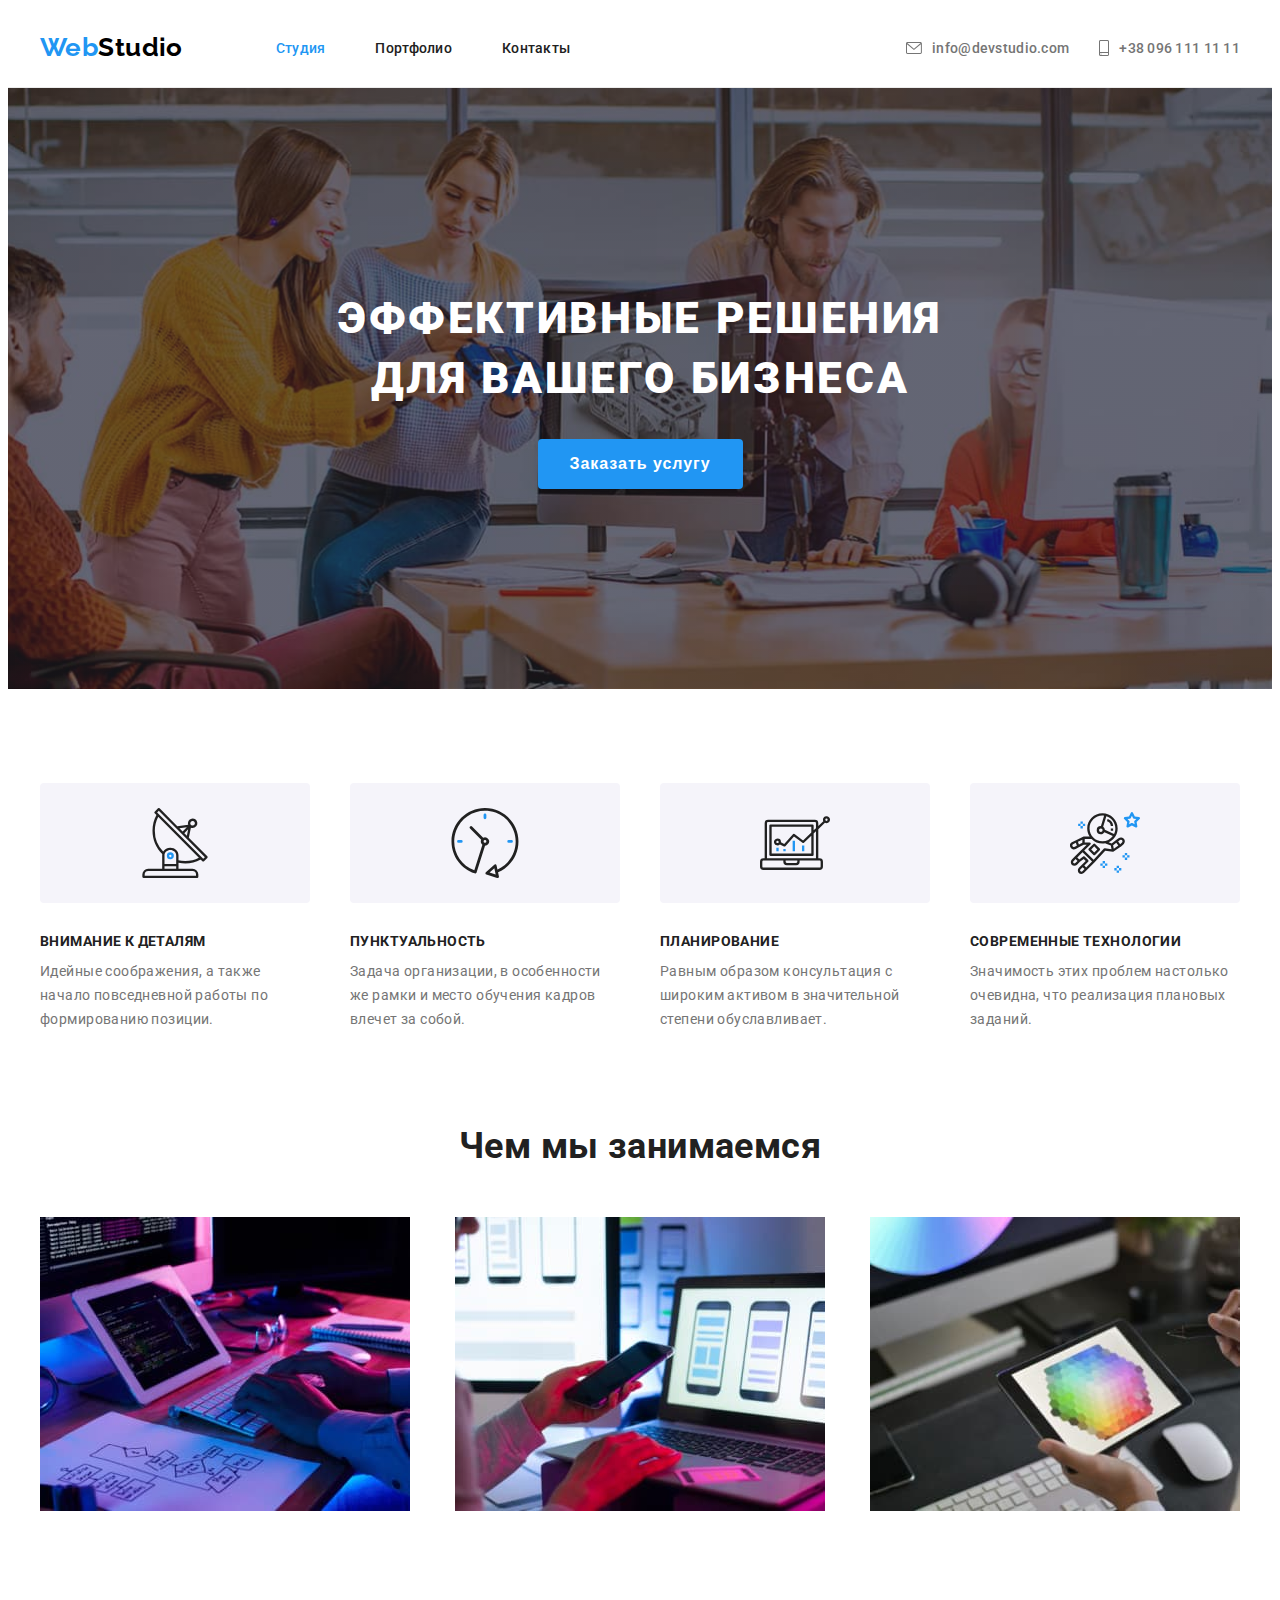
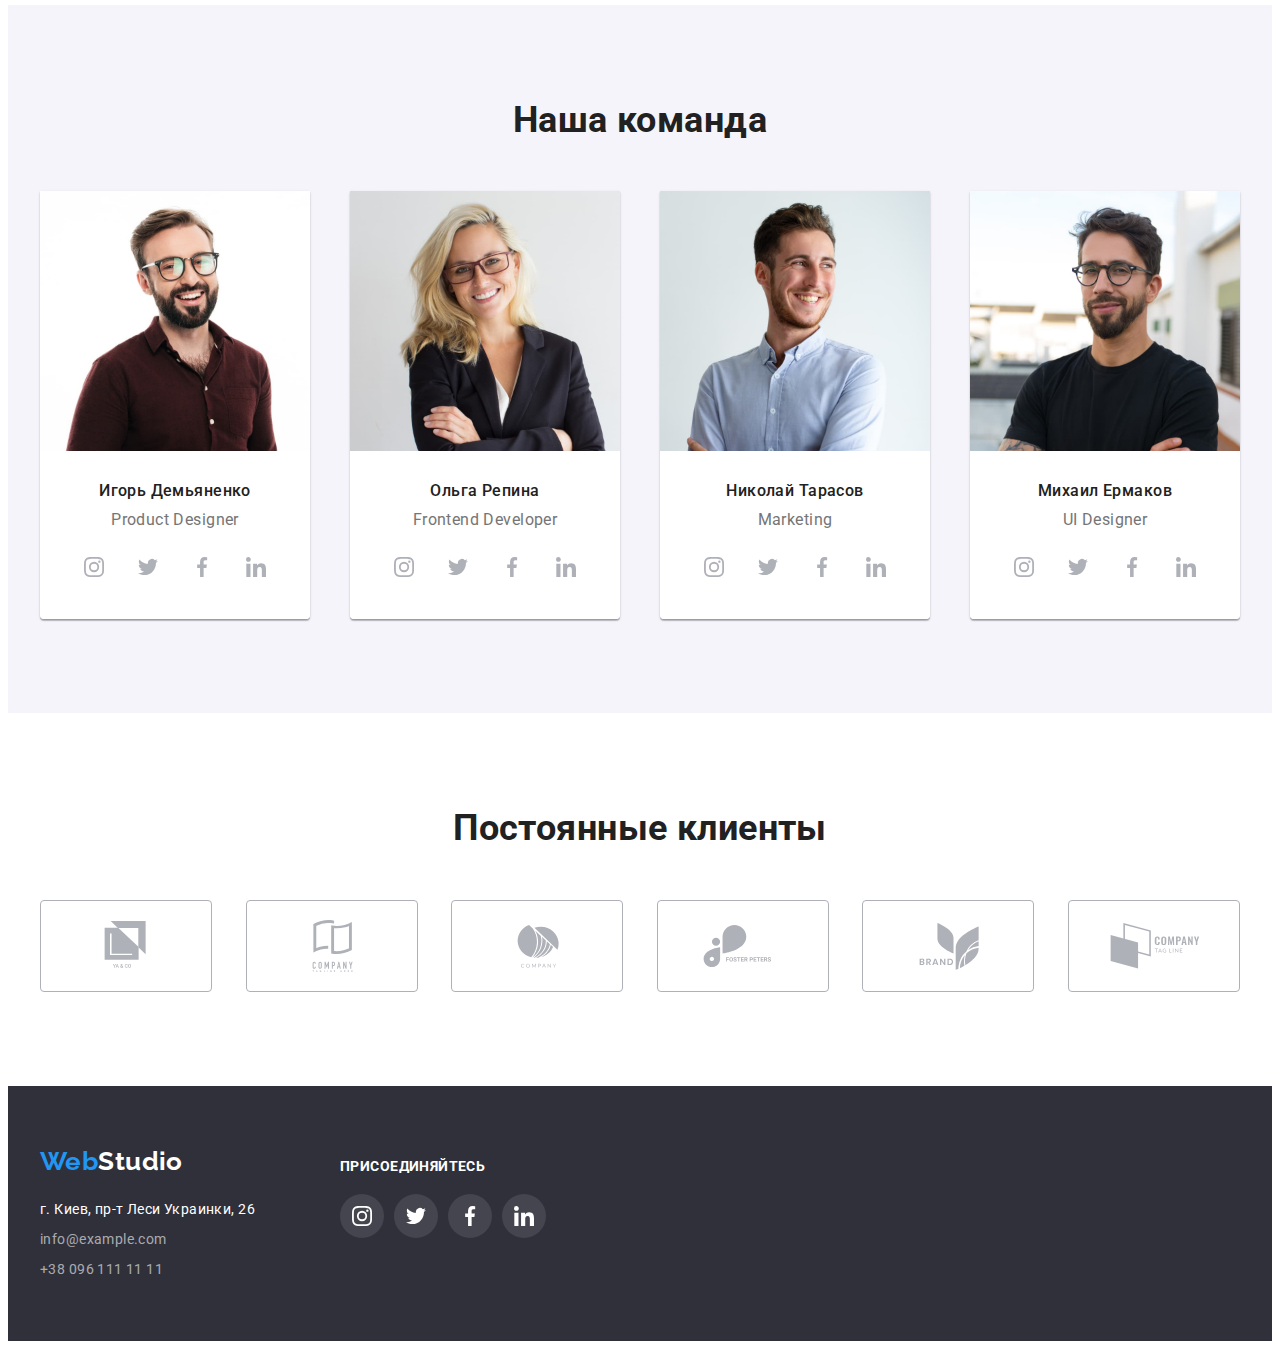
<file: index.html>
<!DOCTYPE html>
<html lang="ru">
  <head>
    <meta charset="UTF-8" />
    <meta name="viewport" content="width=device-width, initial-scale=1.0" />
    <title>Студия</title>
    <link rel="preconnect" href="https://fonts.gstatic.com" />
    <link
      href="https://fonts.googleapis.com/css2?family=Raleway:wght@700&family=Roboto:wght@400;500;700;900&display=swap"
      rel="stylesheet"
    />
    <link
      rel="stylesheet"
      href="https://cdnjs.cloudflare.com/ajax/libs/modern-normalize/1.0.0/modern-normalize.min.css"
      integrity="sha512-ISS7cAi1PEhQ8jnbJpJZMd29NlhNj4AWYyLOSp2CE/CsHxTCu+r+t0D2yoJudVrd0/8fTVPUVDzY5Tvli75u/g=="
      crossorigin="anonymous"
    />

    <link rel="stylesheet" href="./css/style.css" />
  </head>
  <body>
    <!-- header -->
    <header class="header">
      <div class="container header-container">
        <a class="logo link" href="./index.html">
          Web<span class="header-subtext">Studio</span>
        </a>
        <nav>
          <ul class="site-nav list">
            <li class="nav-item">
              <a class="link current" href="./index.html">Студия</a>
            </li>
            <li class="nav-item">
              <a class="link" href="./portfolio.html">Портфолио</a>
            </li>
            <li class="nav-item">
              <a class="link" href="#contact">Контакты</a>
            </li>
          </ul>
        </nav>
        <ul class="header-contacts list">
          <li class="header-contact">
            <a class="header-mail link" href="mailto:info@devstudio.com">
              <svg class="mail-icon" width="16" height="12">
                <use href="./images/icon/sprite.svg#envelope"></use>
              </svg>
              info@devstudio.com
            </a>
          </li>
          <li class="header-contact">
            <a class="header-phone link" href="tel:+380961111111">
              <svg class="phone-icon" width="10" height="16">
                <use href="./images/icon/sprite.svg#smartphone"></use>
              </svg>
              +38 096 111 11 11
            </a>
          </li>
        </ul>
      </div>
    </header>
    <!-- main content -->
    <main>
      <!-- Герой -->
      <section class="hero">
        <div class="container">
          <h1 class="hero-title">
            Эффективные решения<br />для вашего бизнеса
          </h1>
          <button class="button" type="button">Заказать услугу</button>
        </div>
      </section>

      <!-- Преимущества advantages-->
      <section class="section">
        <div class="container">
          <h2 class="visually-hidden">Наши преимущества</h2>
          <ul class="advantages list">
            <li class="advantage">
              <div class="advantage-img">
                <svg class="advantage-icon">
                  <use href="./images/icon/sprite.svg#antenna"></use>
                </svg>
              </div>
              <h3 class="advantage-title">Внимание к деталям</h3>
              <p class="advantage-text">
                Идейные соображения, а также начало повседневной работы по
                формированию позиции.
              </p>
            </li>
            <li class="advantage">
              <div class="advantage-img">
                <svg class="advantage-icon">
                  <use href="./images/icon/sprite.svg#clock"></use>
                </svg>
              </div>
              <h3 class="advantage-title">Пунктуальность</h3>
              <p class="advantage-text">
                Задача организации, в особенности же рамки и место обучения
                кадров влечет за собой.
              </p>
            </li>
            <li class="advantage">
              <div class="advantage-img">
                <svg class="advantage-icon">
                  <use href="./images/icon/sprite.svg#diagram"></use>
                </svg>
              </div>
              <h3 class="advantage-title">Планирование</h3>
              <p class="advantage-text">
                Равным образом консультация с широким активом в значительной
                степени обуславливает.
              </p>
            </li>
            <li class="advantage">
              <div class="advantage-img">
                <svg class="advantage-icon">
                  <use href="./images/icon/sprite.svg#astronaut"></use>
                </svg>
              </div>
              <h3 class="advantage-title">Современные технологии</h3>
              <p class="advantage-text">
                Значимость этих проблем настолько очевидна, что реализация
                плановых заданий.
              </p>
            </li>
          </ul>
        </div>
      </section>

      <!-- Чем мы занимаемся -->
      <section class="section padding-top-no">
        <div class="container">
          <h2 class="section-title">Чем мы занимаемся</h2>
          <ul class="works list">
            <li>
              <img
                src="./images/work/box-1.jpg"
                alt="Программирование"
                width="370"
              />
            </li>
            <li>
              <img
                src="./images/work/box-2.jpg"
                alt="Мобильные приложения"
                width="370"
              />
            </li>
            <li>
              <img src="./images/work/box-3.jpg" alt="Дизайн" width="370" />
            </li>
          </ul>
        </div>
      </section>

      <!-- Наша команда -->
      <section class="section team">
        <div class="container">
          <h2 class="section-title">Наша команда</h2>
          <ul class="members list">
            <li class="member">
              <img
                src="./images/team/member-1.jpg"
                alt="Игорь Демьяненко"
                width="270"
              />
              <div class="member-content">
                <h3 class="member-name">Игорь Демьяненко</h3>
                <p class="member-profession" lang="en">Product Designer</p>
                <ul class="social-links list">
                  <li class="social-item">
                    <a class="social-link personal link" href="#">
                      <svg class="social-icon">
                        <use href="./images/icon/sprite.svg#instagram"></use>
                      </svg>
                    </a>
                  </li>
                  <li class="social-item">
                    <a class="social-link personal link" href="#">
                      <svg class="social-icon">
                        <use href="./images/icon/sprite.svg#twitter"></use>
                      </svg>
                    </a>
                  </li>
                  <li class="social-item">
                    <a class="social-link personal link" href="#">
                      <svg class="social-icon">
                        <use href="./images/icon/sprite.svg#facebook"></use>
                      </svg>
                    </a>
                  </li>
                  <li class="social-item">
                    <a class="social-link personal link" href="#">
                      <svg class="social-icon">
                        <use href="./images/icon/sprite.svg#linkedin"></use>
                      </svg>
                    </a>
                  </li>
                </ul>
              </div>
            </li>
            <li class="member">
              <img
                src="./images/team/member-2.jpg"
                alt="Ольга Репина"
                width="270"
              />
              <div class="member-content">
                <h3 class="member-name">Ольга Репина</h3>
                <p class="member-profession" lang="en">Frontend Developer</p>
                <ul class="social-links list">
                  <li class="social-item">
                    <a class="social-link personal link" href="#">
                      <svg class="social-icon">
                        <use href="./images/icon/sprite.svg#instagram"></use>
                      </svg>
                    </a>
                  </li>
                  <li class="social-item">
                    <a class="social-link personal link" href="#">
                      <svg class="social-icon">
                        <use href="./images/icon/sprite.svg#twitter"></use>
                      </svg>
                    </a>
                  </li>
                  <li class="social-item">
                    <a class="social-link personal link" href="#">
                      <svg class="social-icon">
                        <use href="./images/icon/sprite.svg#facebook"></use>
                      </svg>
                    </a>
                  </li>
                  <li class="social-item">
                    <a class="social-link personal link" href="#">
                      <svg class="social-icon">
                        <use href="./images/icon/sprite.svg#linkedin"></use>
                      </svg>
                    </a>
                  </li>
                </ul>
              </div>
            </li>
            <li class="member">
              <img
                src="./images/team/member-3.jpg"
                alt="Николай Тарасов"
                width="270"
              />
              <div class="member-content">
                <h3 class="member-name">Николай Тарасов</h3>
                <p class="member-profession" lang="en">Marketing</p>
                <ul class="social-links list">
                  <li class="social-item">
                    <a class="social-link personal link" href="#">
                      <svg class="social-icon">
                        <use href="./images/icon/sprite.svg#instagram"></use>
                      </svg>
                    </a>
                  </li>
                  <li class="social-item">
                    <a class="social-link personal link" href="#">
                      <svg class="social-icon">
                        <use href="./images/icon/sprite.svg#twitter"></use>
                      </svg>
                    </a>
                  </li>
                  <li class="social-item">
                    <a class="social-link personal link" href="#">
                      <svg class="social-icon">
                        <use href="./images/icon/sprite.svg#facebook"></use>
                      </svg>
                    </a>
                  </li>
                  <li class="social-item">
                    <a class="social-link personal link" href="#">
                      <svg class="social-icon">
                        <use href="./images/icon/sprite.svg#linkedin"></use>
                      </svg>
                    </a>
                  </li>
                </ul>
              </div>
            </li>
            <li class="member">
              <img
                src="./images/team/member-4.jpg"
                alt="Михаил Ермаков"
                width="270"
              />
              <div class="member-content">
                <h3 class="member-name">Михаил Ермаков</h3>
                <p class="member-profession" lang="en">UI Designer</p>
                <ul class="social-links list">
                  <li class="social-item">
                    <a class="social-link personal link" href="#">
                      <svg class="social-icon">
                        <use href="./images/icon/sprite.svg#instagram"></use>
                      </svg>
                    </a>
                  </li>
                  <li class="social-item">
                    <a class="social-link personal link" href="#">
                      <svg class="social-icon">
                        <use href="./images/icon/sprite.svg#twitter"></use>
                      </svg>
                    </a>
                  </li>
                  <li class="social-item">
                    <a class="social-link personal link" href="#">
                      <svg class="social-icon">
                        <use href="./images/icon/sprite.svg#facebook"></use>
                      </svg>
                    </a>
                  </li>
                  <li class="social-item">
                    <a class="social-link personal link" href="#">
                      <svg class="social-icon">
                        <use href="./images/icon/sprite.svg#linkedin"></use>
                      </svg>
                    </a>
                  </li>
                </ul>
              </div>
            </li>
          </ul>
        </div>
      </section>

      <!-- Постоянные клиенты -->
      <section class="section">
        <div class="container">
          <h2 class="section-title">Постоянные клиенты</h2>
          <ul class="clients list">
            <li>
              <a class="client link" href="#">
                <svg class="client-icon">
                  <use href="./images/icon/sprite.svg#client-1"></use>
                </svg>
              </a>
            </li>
            <li>
              <a class="client link" href="#">
                <svg class="client-icon">
                  <use href="./images/icon/sprite.svg#client-2"></use>
                </svg>
              </a>
            </li>
            <li>
              <a class="client link" href="#">
                <svg class="client-icon">
                  <use href="./images/icon/sprite.svg#client-3"></use>
                </svg>
              </a>
            </li>
            <li>
              <a class="client link" href="#">
                <svg class="client-icon">
                  <use href="./images/icon/sprite.svg#client-4"></use>
                </svg>
              </a>
            </li>
            <li>
              <a class="client link" href="#">
                <svg class="client-icon">
                  <use href="./images/icon/sprite.svg#client-5"></use>
                </svg>
              </a>
            </li>
            <li>
              <a class="client link" href="#">
                <svg class="client-icon">
                  <use href="./images/icon/sprite.svg#client-6"></use>
                </svg>
              </a>
            </li>
          </ul>
        </div>
      </section>
    </main>

    <!-- footer -->
    <footer class="footer">
      <div class="container footer-container">
        <div class="logo-address" id="contact">
          <a class="logo link" href="./index.html">
            Web<span class="footer-subtext">Studio</span>
          </a>
          <address class="address">
            <a class="footer-address link" href="#">
              г. Киев, пр-т Леси Украинки, 26
            </a>
            <ul class="footer-contacts list">
              <li class="footer-contact">
                <a class="link" href="mailto:info@devstudio.com">
                  info@example.com
                </a>
              </li>
              <li class="footer-contact">
                <a class="link" href="tel:+380961111111">+38 096 111 11 11</a>
              </li>
            </ul>
          </address>
        </div>

        <div class="connect">
          <p class="connect-title">Присоединяйтесь</p>
          <ul class="social-links list">
            <li class="social-item">
              <a class="social-link company link" href="#">
                <svg class="social-icon">
                  <use href="./images/icon/sprite.svg#instagram"></use>
                </svg>
              </a>
            </li>
            <li class="social-item">
              <a class="social-link company link" href="#">
                <svg class="social-icon">
                  <use href="./images/icon/sprite.svg#twitter"></use>
                </svg>
              </a>
            </li>
            <li class="social-item">
              <a class="social-link company link" href="#">
                <svg class="social-icon">
                  <use href="./images/icon/sprite.svg#facebook"></use>
                </svg>
              </a>
            </li>
            <li class="social-item">
              <a class="social-link company link" href="#">
                <svg class="social-icon">
                  <use href="./images/icon/sprite.svg#linkedin"></use>
                </svg>
              </a>
            </li>
          </ul>
        </div>
      </div>
    </footer>
  </body>
</html>
</file>
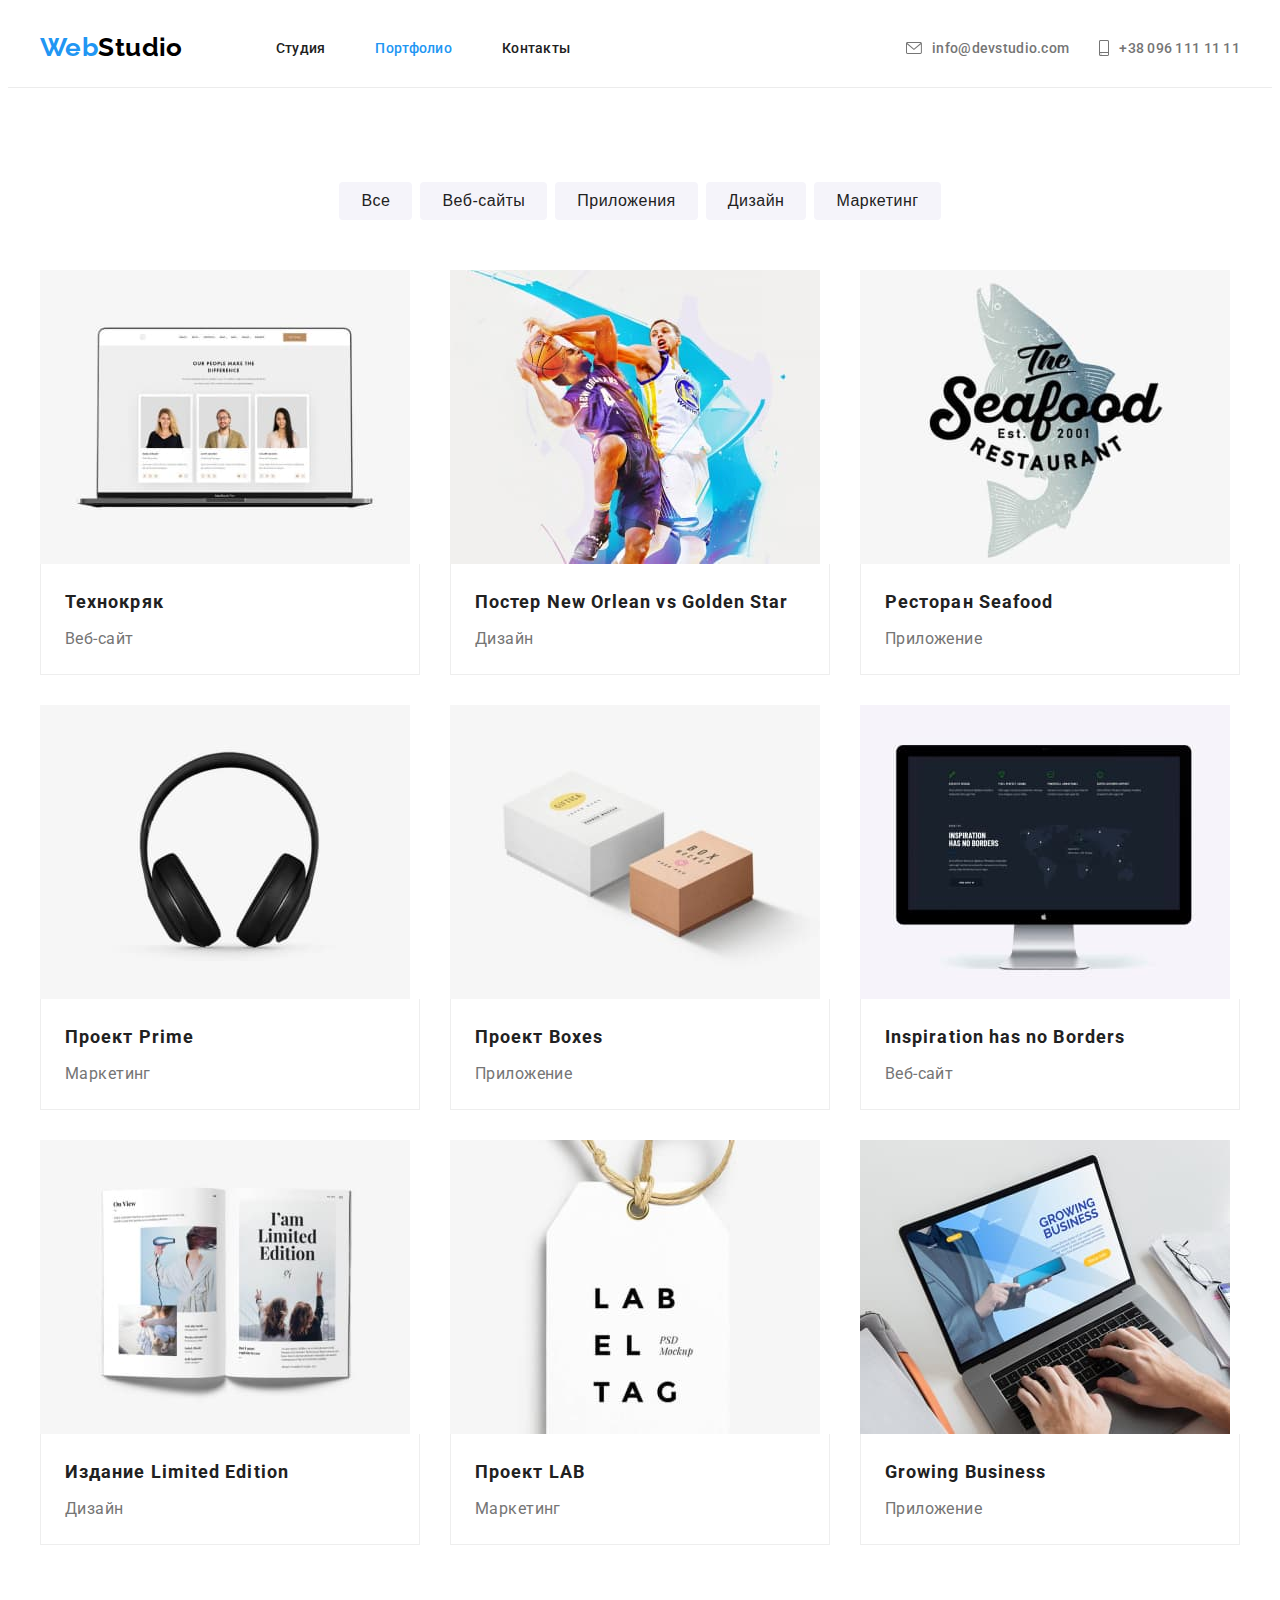
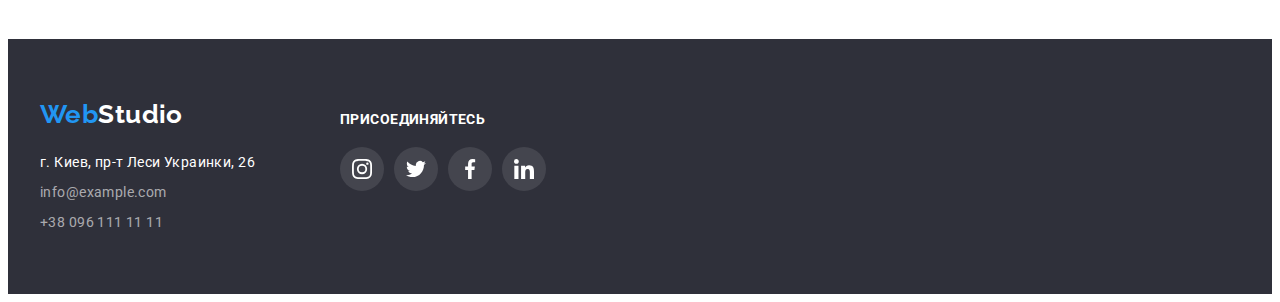
<file: portfolio.html>
<!DOCTYPE html>
<html lang="ru">
  <head>
    <meta charset="UTF-8" />
    <meta name="viewport" content="width=device-width, initial-scale=1.0" />
    <title>Портфолио</title>
    <link rel="preconnect" href="https://fonts.gstatic.com" />
    <link
      href="https://fonts.googleapis.com/css2?family=Raleway:wght@700&family=Roboto:wght@400;500;700;900&display=swap"
      rel="stylesheet"
    />
    <link
      rel="stylesheet"
      href="https://cdnjs.cloudflare.com/ajax/libs/modern-normalize/1.0.0/modern-normalize.min.css"
      integrity="sha512-ISS7cAi1PEhQ8jnbJpJZMd29NlhNj4AWYyLOSp2CE/CsHxTCu+r+t0D2yoJudVrd0/8fTVPUVDzY5Tvli75u/g=="
      crossorigin="anonymous"
    />
    <link rel="stylesheet" href="./css/style.css" />
  </head>
  <body>
    <!-- header -->
    <header class="header">
      <div class="container header-container">
        <a class="logo link" href="./index.html">
          Web<span class="header-subtext">Studio</span>
        </a>
        <nav>
          <ul class="site-nav list">
            <li class="nav-item">
              <a class="link" href="./index.html">Студия</a>
            </li>
            <li class="nav-item">
              <a class="link current" href="./portfolio.html">Портфолио</a>
            </li>
            <li class="nav-item">
              <a class="link" href="#contact">Контакты</a>
            </li>
          </ul>
        </nav>
        <ul class="header-contacts list">
          <li class="header-contact">
            <a class="header-mail link" href="mailto:info@devstudio.com">
              <svg class="mail-icon" width="16" height="12">
                <use href="./images/icon/sprite.svg#envelope"></use>
              </svg>
              info@devstudio.com
            </a>
          </li>
          <li class="header-contact">
            <a class="header-phone link" href="tel:+380961111111">
              <svg class="phone-icon" width="10" height="16">
                <use href="./images/icon/sprite.svg#smartphone"></use>
              </svg>
              +38 096 111 11 11
            </a>
          </li>
        </ul>
      </div>
    </header>

    <!-- main content -->
    <main>
      <section class="section">
        <div class="container">
          <h1 class="visually-hidden">Портфолио</h1>
          <ul class="kinds list">
            <li class="kind">
              <button class="kind-button" type="button">Все</button>
            </li>
            <li class="kind">
              <button class="kind-button" type="button">Веб-сайты</button>
            </li>
            <li class="kind">
              <button class="kind-button" type="button">Приложения</button>
            </li>
            <li class="kind">
              <button class="kind-button" type="button">Дизайн</button>
            </li>
            <li class="kind">
              <button class="kind-button" type="button">Маркетинг</button>
            </li>
          </ul>
          <ul class="projects list">
            <li class="project">
              <div class="project-img">
                <img
                  src="./images/projects/project-1.jpg"
                  alt="Технокряк"
                  width="370"
                />
              </div>
              <div class="project-content">
                <h2 class="project-title">Технокряк</h2>
                <p class="project-text">Веб-сайт</p>
              </div>
            </li>
            <li class="project">
              <div class="project-img">
                <img
                  src="./images/projects/project-2.jpg"
                  alt="Постер New Orlean vs Golden Star"
                  width="370"
                />
              </div>
              <div class="project-content">
                <h2 class="project-title">Постер New Orlean vs Golden Star</h2>
                <p class="project-text">Дизайн</p>
              </div>
            </li>
            <li class="project">
              <div class="project-img">
                <img
                  src="./images/projects/project-3.jpg"
                  alt="Ресторан Seafood"
                  width="370"
                />
              </div>
              <div class="project-content">
                <h2 class="project-title">Ресторан Seafood</h2>
                <p class="project-text">Приложение</p>
              </div>
            </li>
            <li class="project">
              <div class="project-img">
                <img
                  src="./images/projects/project-4.jpg"
                  alt="Проект Prime"
                  width="370"
                />
              </div>
              <div class="project-content">
                <h2 class="project-title">Проект Prime</h2>
                <p class="project-text">Маркетинг</p>
              </div>
            </li>
            <li class="project">
              <div class="project-img">
                <img
                  src="./images/projects/project-5.jpg"
                  alt="Проект Boxes"
                  width="370"
                />
              </div>
              <div class="project-content">
                <h2 class="project-title">Проект Boxes</h2>
                <p class="project-text">Приложение</p>
              </div>
            </li>
            <li class="project">
              <div class="project-img">
                <img
                  src="./images/projects/project-6.jpg"
                  alt="Inspiration has no Borders"
                  width="370"
                />
              </div>
              <div class="project-content">
                <h2 class="project-title">Inspiration has no Borders</h2>
                <p class="project-text">Веб-сайт</p>
              </div>
            </li>
            <li class="project">
              <div class="project-img">
                <img
                  src="./images/projects/project-7.jpg"
                  alt="Издание Limited Edition"
                  width="370"
                />
              </div>
              <div class="project-content">
                <h2 class="project-title">Издание Limited Edition</h2>
                <p class="project-text">Дизайн</p>
              </div>
            </li>
            <li class="project">
              <div class="project-img">
                <img
                  src="./images/projects/project-8.jpg"
                  alt="Проект LAB"
                  width="370"
                />
              </div>
              <div class="project-content">
                <h2 class="project-title">Проект LAB</h2>
                <p class="project-text">Маркетинг</p>
              </div>
            </li>
            <li class="project">
              <div class="project-img">
                <img
                  src="./images/projects/project-9.jpg"
                  alt="Growing Business"
                  width="370"
                />
              </div>
              <div class="project-content">
                <h2 class="project-title">Growing Business</h2>
                <p class="project-text">Приложение</p>
              </div>
            </li>
          </ul>
        </div>
      </section>
    </main>

    <!-- footer -->
    <footer class="footer">
      <div class="container footer-container">
        <div class="logo-address" id="contact">
          <a class="logo link" href="./index.html">
            Web<span class="footer-subtext">Studio</span>
          </a>
          <address class="address">
            <a class="footer-address link" href="#">
              г. Киев, пр-т Леси Украинки, 26
            </a>
            <ul class="footer-contacts list">
              <li class="footer-contact">
                <a class="link" href="mailto:info@devstudio.com">
                  info@example.com
                </a>
              </li>
              <li class="footer-contact">
                <a class="link" href="tel:+380961111111">+38 096 111 11 11</a>
              </li>
            </ul>
          </address>
        </div>

        <div class="connect">
          <p class="connect-title">Присоединяйтесь</p>
          <ul class="social-links list">
            <li class="social-item">
              <a class="social-link company link" href="#">
                <svg class="social-icon">
                  <use href="./images/icon/sprite.svg#instagram"></use>
                </svg>
              </a>
            </li>
            <li class="social-item">
              <a class="social-link company link" href="#">
                <svg class="social-icon">
                  <use href="./images/icon/sprite.svg#twitter"></use>
                </svg>
              </a>
            </li>
            <li class="social-item">
              <a class="social-link company link" href="#">
                <svg class="social-icon">
                  <use href="./images/icon/sprite.svg#facebook"></use>
                </svg>
              </a>
            </li>
            <li class="social-item">
              <a class="social-link company link" href="#">
                <svg class="social-icon">
                  <use href="./images/icon/sprite.svg#linkedin"></use>
                </svg>
              </a>
            </li>
          </ul>
        </div>
      </div>
    </footer>
  </body>
</html>
</file>
<file: css/style.css>
:root {
  --white-color: #ffffff;
  --secondary-bg-color: #f5f4fa;
  --footer-bg-color: #2f303a;
  --primary-text-color: #757575;
  --title-text-color: #212121;
  --black-text-color: #000000;
  --accent-color: #2196f3;
  --header-line-color: #ececec;
  --social-link-color: #afb1b8;

  --project-border: 1px solid #eeeeee;

  /* відступ */
  --project-gap: 30px;
}

body {
  background-color: var(--white-color);
  color: var(--primary-text-color);
  font-family: 'Roboto', sans-serif;
  letter-spacing: 0.03em;
  font-size: 14px;
  font-weight: 400;
  line-height: 1.72;
}

h1,
h2,
h3,
h4,
h5,
h6,
p {
  margin-top: 0;
  margin-bottom: 0;
}

img {
  display: block;
  max-width: 100%;
}

.list {
  list-style: none;
  margin: 0;
  padding: 0;
}

.section {
  padding-top: 94px;
  padding-bottom: 94px;
}

.padding-top-no {
  padding-top: 0;
}

.link {
  text-decoration: none;
  color: inherit;
}

.section-title {
  margin-bottom: 50px;

  color: var(--title-text-color);
  font-weight: bold;
  font-size: 36px;
  line-height: 1.17;
  text-align: center;
}

.container {
  width: 1200px;
  margin: 0 auto;
  padding: 0 15px;
}
/* СТУДИЯ */

/* HEADER */
.header {
  border-bottom: 1px solid var(--header-line-color);
}

.header-container {
  display: flex;
  align-items: center;
}
/* logo */

.logo {
  padding-top: 24px;
  padding-bottom: 24px;

  color: var(--accent-color);
  font-family: 'Raleway', sans-serif;
  font-weight: bold;
  font-size: 26px;
  line-height: 1.2;
}

.header-subtext {
  color: var(--black-text-color);
}

/* nav */
.site-nav {
  display: flex;
  margin-left: 93px;

  color: var(--title-text-color);
  font-weight: 500;
  line-height: 1.15;
  letter-spacing: 0.02em;
}

.site-nav .link,
.header-contacts .link {
  display: flex;
  padding-top: 32px;
  padding-bottom: 31px;
  align-items: center;
}

.nav-item:not(:last-child) {
  margin-right: 50px;
}

.current {
  color: var(--accent-color);
}

/* header contacts */
.header-contacts {
  display: flex;
  margin-left: auto;
  align-items: center;

  font-weight: 500;
  line-height: 1.15;
  letter-spacing: 0.02em;
}

.header-contact:nth-child(1) {
  margin-right: 30px;
}

.header-mail {
  color: var(--primary-text-color);
}

.mail-icon {
  fill: currentColor;
  /* width: 16px;
  height: 12px; */
  margin-right: 10px;
}

.phone-icon {
  fill: currentColor;
  /* width: 10px;
  height: 16px; */
  margin-right: 10px;
}

.site-nav .link:hover,
.site-nav .link:focus,
.header-contacts .link:hover,
.header-contacts .link:focus,
.logo-address .link:hover,
.logo-address .link:focus {
  color: var(--accent-color);
}

/* MAIN */
/* hero */
.hero {
  padding-top: 200px;
  padding-bottom: 200px;
  max-width: 1600px;
  margin-left: auto;
  margin-right: auto;

  background-image: linear-gradient(
      to right,
      rgba(47, 48, 58, 0.4),
      rgba(47, 48, 58, 0.4)
    ),
    url('../images/background/hero-img.jpg');
  background-color: #c4c4c4;
  background-size: cover;
  background-position: center;
}

.hero-title {
  margin-bottom: 30px;

  color: var(--white-color);
  font-weight: 900;
  font-size: 44px;
  line-height: 1.37;
  text-align: center;
  letter-spacing: 0.06em;
  text-transform: uppercase;
}

.button {
  display: block;
  margin-left: auto;
  margin-right: auto;
  padding: 10px 32px;

  background-color: var(--accent-color);
  color: var(--white-color);
  border: none;
  cursor: pointer;
  font-weight: bold;
  font-size: 16px;
  line-height: 1.88;
  letter-spacing: 0.06em;
  box-shadow: 0px 4px 4px rgba(0, 0, 0, 0.15);
  border-radius: 4px;
}

/* advantages */
.advantages {
  display: flex;
  justify-content: space-between;
}

.advantage {
  width: 270px;
}

.visually-hidden {
  position: absolute;
  width: 1px;
  height: 1px;
  margin: -1px;
  border: 0;
  padding: 0;

  white-space: nowrap;
  clip-path: inset(100%);
  clip: rect(0 0 0 0);
  overflow: hidden;
}

.advantage-title {
  margin-bottom: 10px;

  color: var(--title-text-color);
  font-weight: bold;
  font-size: 14px;
  line-height: 1.15;
  text-transform: uppercase;
}

.advantage-img {
  display: flex;
  justify-content: center;
  align-items: center;
  width: 270px;
  height: 120px;
  margin-bottom: 30px;
  border-radius: 4px;
  background-color: var(--secondary-bg-color);
}

.advantage-icon {
  width: 70px;
  height: 70px;
}

/* work */
.works {
  display: flex;
  justify-content: space-between;
}

/* team */
.team {
  background-color: var(--secondary-bg-color);
}
.members {
  display: flex;
  justify-content: space-between;
}

.member {
  width: 270px;
  box-shadow: 0px 1px 3px rgba(0, 0, 0, 0.12), 0px 1px 1px rgba(0, 0, 0, 0.14),
    0px 2px 1px rgba(0, 0, 0, 0.2);
  border-radius: 0px 0px 4px 4px;
  overflow: hidden;
}

.member-content {
  padding-top: 30px;
  padding-bottom: 30px;
  padding-left: 32px;
  padding-right: 32px;

  background-color: var(--white-color);
}

.member-name {
  margin-bottom: 10px;

  color: var(--title-text-color);
  font-weight: 500;
  font-size: 16px;
  line-height: 1.19;
  text-align: center;
}

.member-profession {
  margin-bottom: 16px;

  font-size: 16px;
  line-height: 1.19;
  text-align: center;
}

/* social icons */
.social-links {
  display: flex;
}

.social-item:not(:last-child) {
  margin-right: 10px;
  display: block;
}

.social-link {
  display: flex;
  justify-content: center;
  align-items: center;
  height: 44px;
  width: 44px;
  border-radius: 50%;
}

.social-icon {
  width: 20px;
  height: 20px;
  fill: currentColor;
}

.personal {
  color: var(--social-link-color);
}

.personal:hover {
  color: var(--white-color);
  background-color: var(--accent-color);
}

/* clients */
.clients {
  display: flex;
  justify-content: space-between;
}

.client {
  display: flex;
  width: 170px;
  height: 90px;

  border-radius: 4px;
  border: 1px solid var(--social-link-color);
  color: var(--social-link-color);
}

.client:hover {
  color: var(--accent-color);
  border: 1px solid var(--accent-color);
}

.client-icon {
  fill: currentColor;
}

/* footer */
.footer {
  padding-top: 40px;
  padding-bottom: 60px;

  background-color: var(--footer-bg-color);
}

.footer-container {
  display: flex;
}

/* logo */
.footer .logo {
  display: block;
  /* margin-bottom: 20px; */
  /* margin-right: 0; */
  padding-top: 20px;
  padding-bottom: 20px;
}

.footer-subtext {
  color: var(--white-color);
}

.address {
  color: var(--white-color);
  font-style: normal;
}

.footer-address {
  display: block;
  margin-bottom: 6px;
}

.footer-contacts {
  color: rgba(255, 255, 255, 0.6);
}

.footer-contact:first-child {
  margin-bottom: 6px;
}

/* Присоединяйтесь */
.connect {
  margin-left: 85px;
  margin-top: 32px;
}

.connect-title {
  margin-bottom: 20px;

  font-weight: bold;
  font-size: 14px;
  line-height: 1.15;
  letter-spacing: 0.03em;
  text-transform: uppercase;
  color: var(--white-color);
}

.company {
  background-color: rgba(255, 255, 255, 0.1);
  color: var(--white-color);
}

.company:hover,
.company:focus {
  background-color: var(--accent-color);
}

/* ПОРТФОЛИО */
.kinds {
  display: flex;
  justify-content: center;
  margin-bottom: 50px;
}

.kind:not(:last-child) {
  margin-right: 8px;
}

.kind-button {
  padding: 6px 22px;

  cursor: pointer;
  background-color: var(--secondary-bg-color);
  border-style: none;
  color: var(--title-text-color);
  font-weight: 500;
  font-size: 16px;
  line-height: 1.62;
  letter-spacing: 0.03em;
  border-radius: 4px;
}

.kind-button:hover,
.kind-button:focus {
  background-color: var(--accent-color);
  color: var(--white-color);
  box-shadow: 0px 4px 4px rgba(0, 0, 0, 0.25);
}

/* projects */
.projects {
  display: flex;
  flex-wrap: wrap;
  margin-left: calc(-1 * var(--project-gap));
  margin-top: calc(-1 * var(--project-gap));
}

.project {
  /* ДЛЯ МЕНТОРА: така формула, щоб ширина в пікселях не була дробова. */
  flex-basis: calc((100% - 3 * var(--project-gap)) / 3);
  margin-left: var(--project-gap);
  margin-top: var(--project-gap);
  cursor: pointer;
}

.project:hover,
.project:focus {
  box-shadow: 0px 1px 1px rgba(0, 0, 0, 0.12), 0px 4px 4px rgba(0, 0, 0, 0.06),
    1px 4px 6px rgba(0, 0, 0, 0.16);
}

.project-content {
  padding: 20px 24px;
  border-bottom: var(--project-border);
  border-right: var(--project-border);
  border-left: var(--project-border);
}

.project-title {
  color: var(--title-text-color);
  font-weight: bold;
  font-size: 18px;
  line-height: 2;
  letter-spacing: 0.06em;
  margin-bottom: 4px;
}

.project-text {
  font-size: 16px;
  line-height: 1.87;
}
</file>
